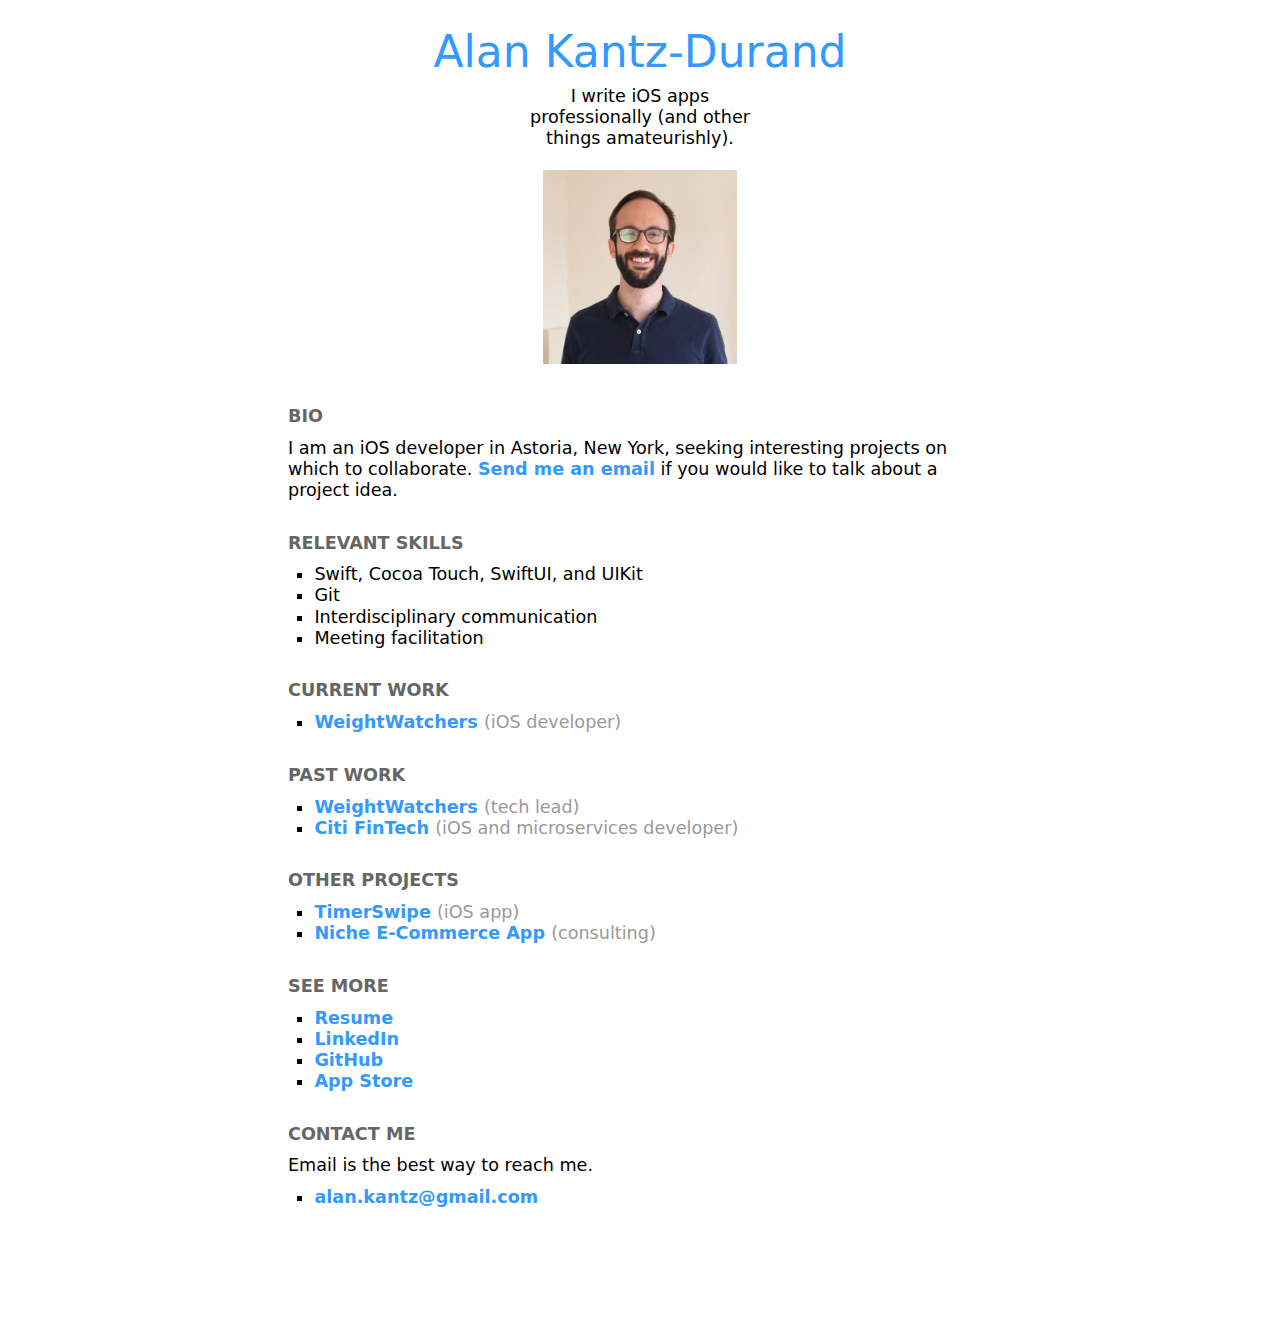
<file: index.html>
<!doctype html>
<html lang="en">
<head>
<meta charset="utf-8" />
<meta name="viewport" content="initial-scale=1.0">
<meta property="og:url" content="https://alank.github.io/index.html" />
<meta property="og:title" content="Alan Kantz-Durand’s Portfolio" />
<meta property="og:description" content="I write iOS apps professionally (and other things amateurishly)." />
<meta property="og:image" content="https://alank.github.io/images/Alan_Portrait.jpg" />
<title>Alan Kantz-Durand’s Portfolio—Home</title>
<link rel="stylesheet" href="main.css" type="text/css" />
</head>
<body>
<header role="banner">
<h1>Alan Kantz-Durand</h1>
I write iOS apps<br />
professionally (and other<br />
things amateurishly).<br />
<img src="images/Alan_Portrait.jpg" alt="A photograph of Alan" width="960" height="960" />
</header>
<main role="main">
<h2>Bio</h2>
<p>I am an iOS developer in Astoria, New York, seeking interesting projects on which to collaborate. <a href="mailto:alan.kantz@gmail.com">Send me an email</a> if you would like to talk about a project idea.</p>
<h2>Relevant Skills</h2>
<ul>
<li>Swift, Cocoa Touch, SwiftUI, and UIKit</li>
<li>Git</li>
<li>Interdisciplinary communication</li>
<li>Meeting facilitation</li>
</ul>
<h2>Current Work</h2>
<ul>
<li><a href="ww.html">WeightWatchers <span class="context">(iOS developer)</span></a></li>
</ul>
<h2>Past Work</h2>
<ul>
<li><a href="ww.html">WeightWatchers <span class="context">(tech lead)</span></a></li>
<li><a href="citi_fintech.html">Citi FinTech <span class="context">(iOS and microservices developer)</span></a></li>
</ul>
<h2>Other Projects</h2>
<ul>
<li><a href="timerswipe.html">TimerSwipe <span class="context">(iOS app)</span></a></li>
<li><a href="e-commerce-app.html">Niche E-Commerce App <span class="context">(consulting)</span></a></li>
</ul>
<h2>See More</h2>
<ul>
<li><a href="Alan_Kantz-Durand_Resume.pdf">Resume</a></li>
<li><a href="https://linkedin.com/in/alankantz">LinkedIn</a></li>
<li><a href="https://github.com/AlanK">GitHub</a></li>
<li><a href="https://appstore.com/AlanKantz">App Store</a></li>
</ul>
<h2 id="contact">Contact Me</h2>
<p>Email is the best way to reach me.</p>
<ul>
<li><a href="mailto:alan.kantz@gmail.com">alan.kantz@gmail.com</a></li>
</ul>
</main>
</body>
</html>
</file>
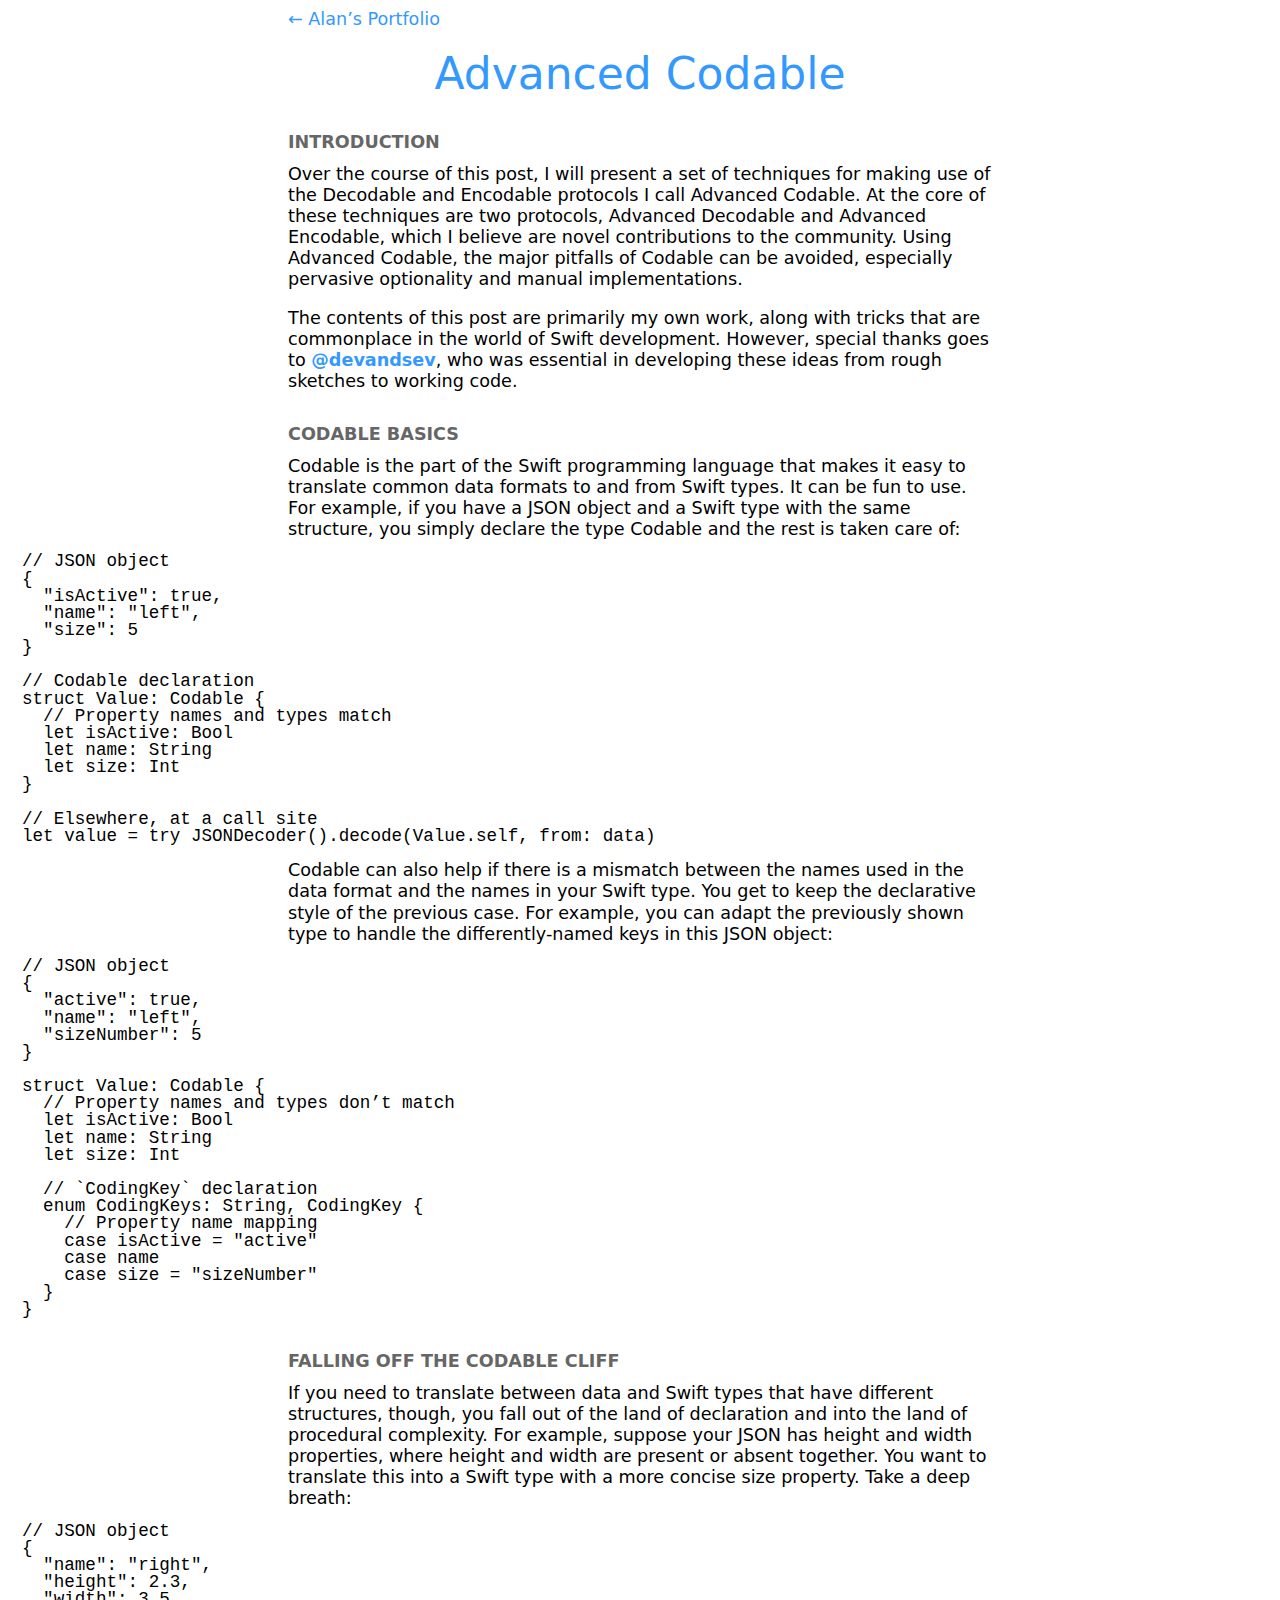
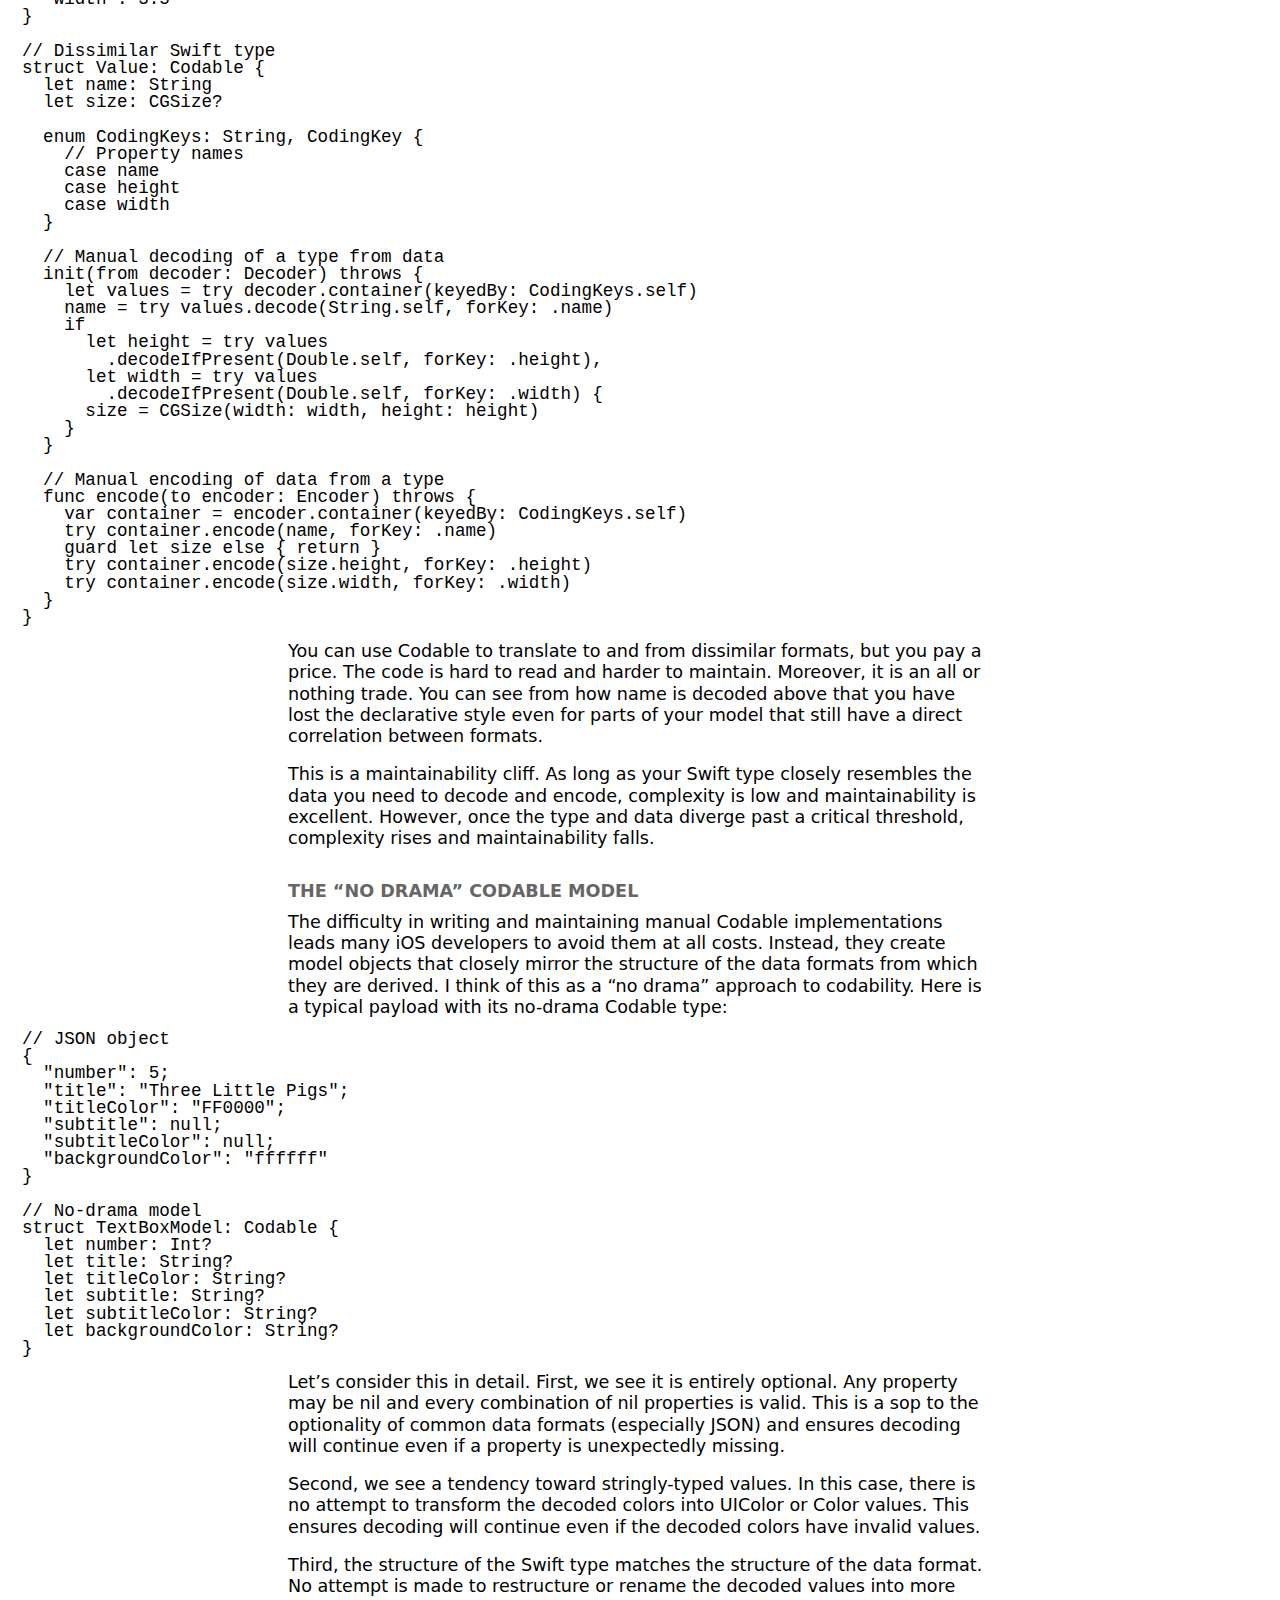
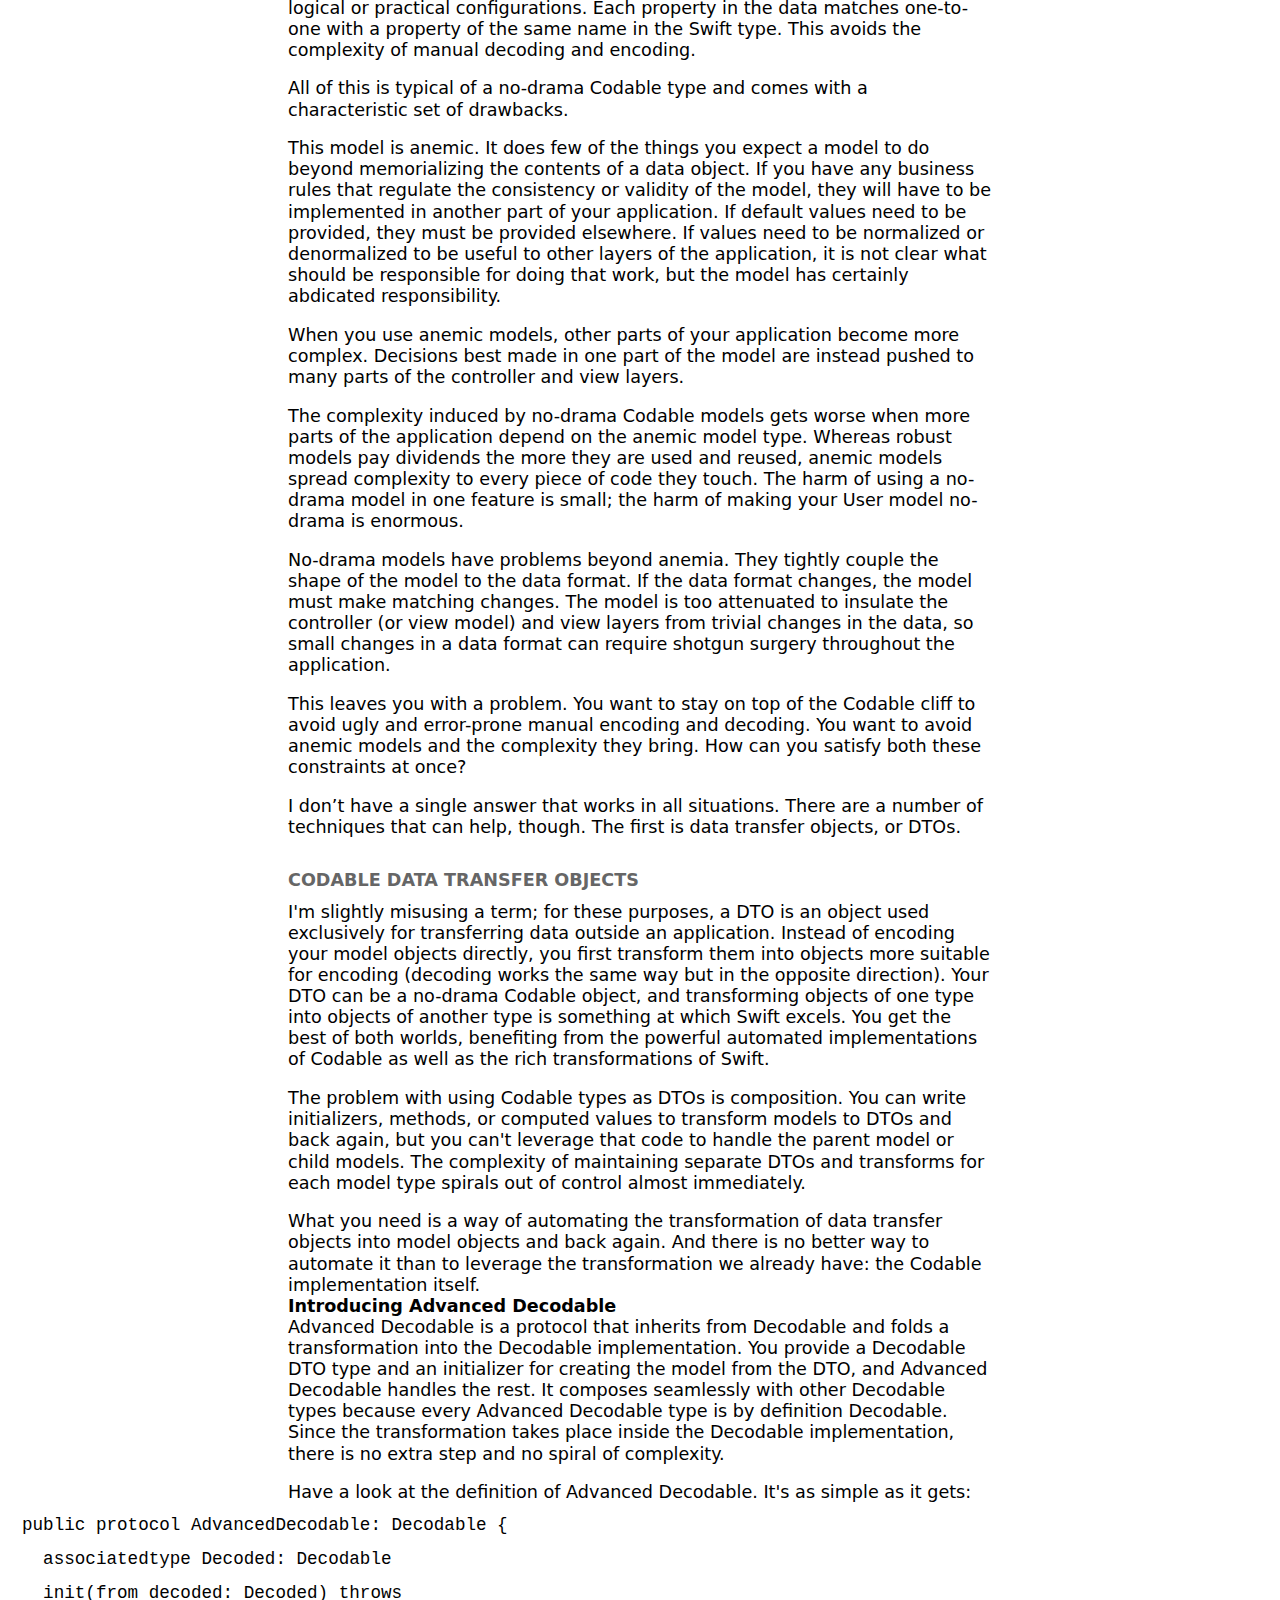
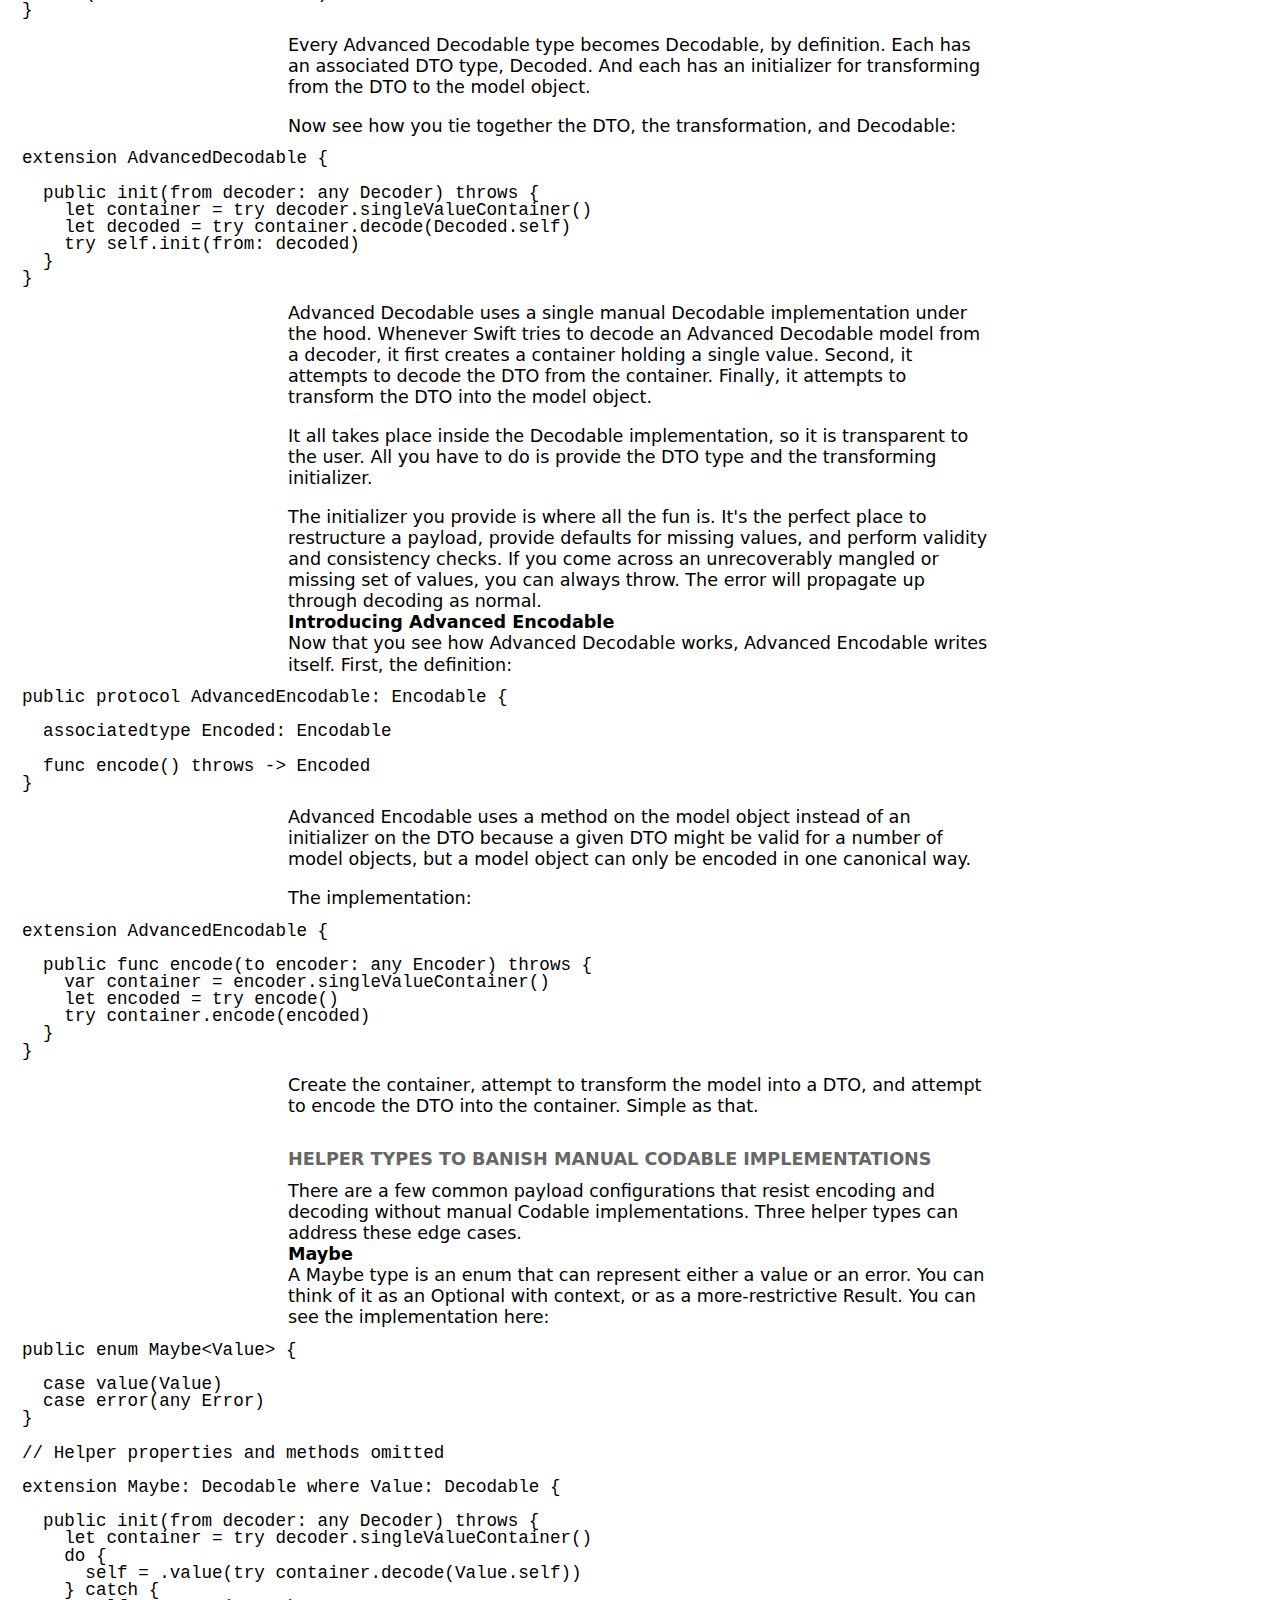
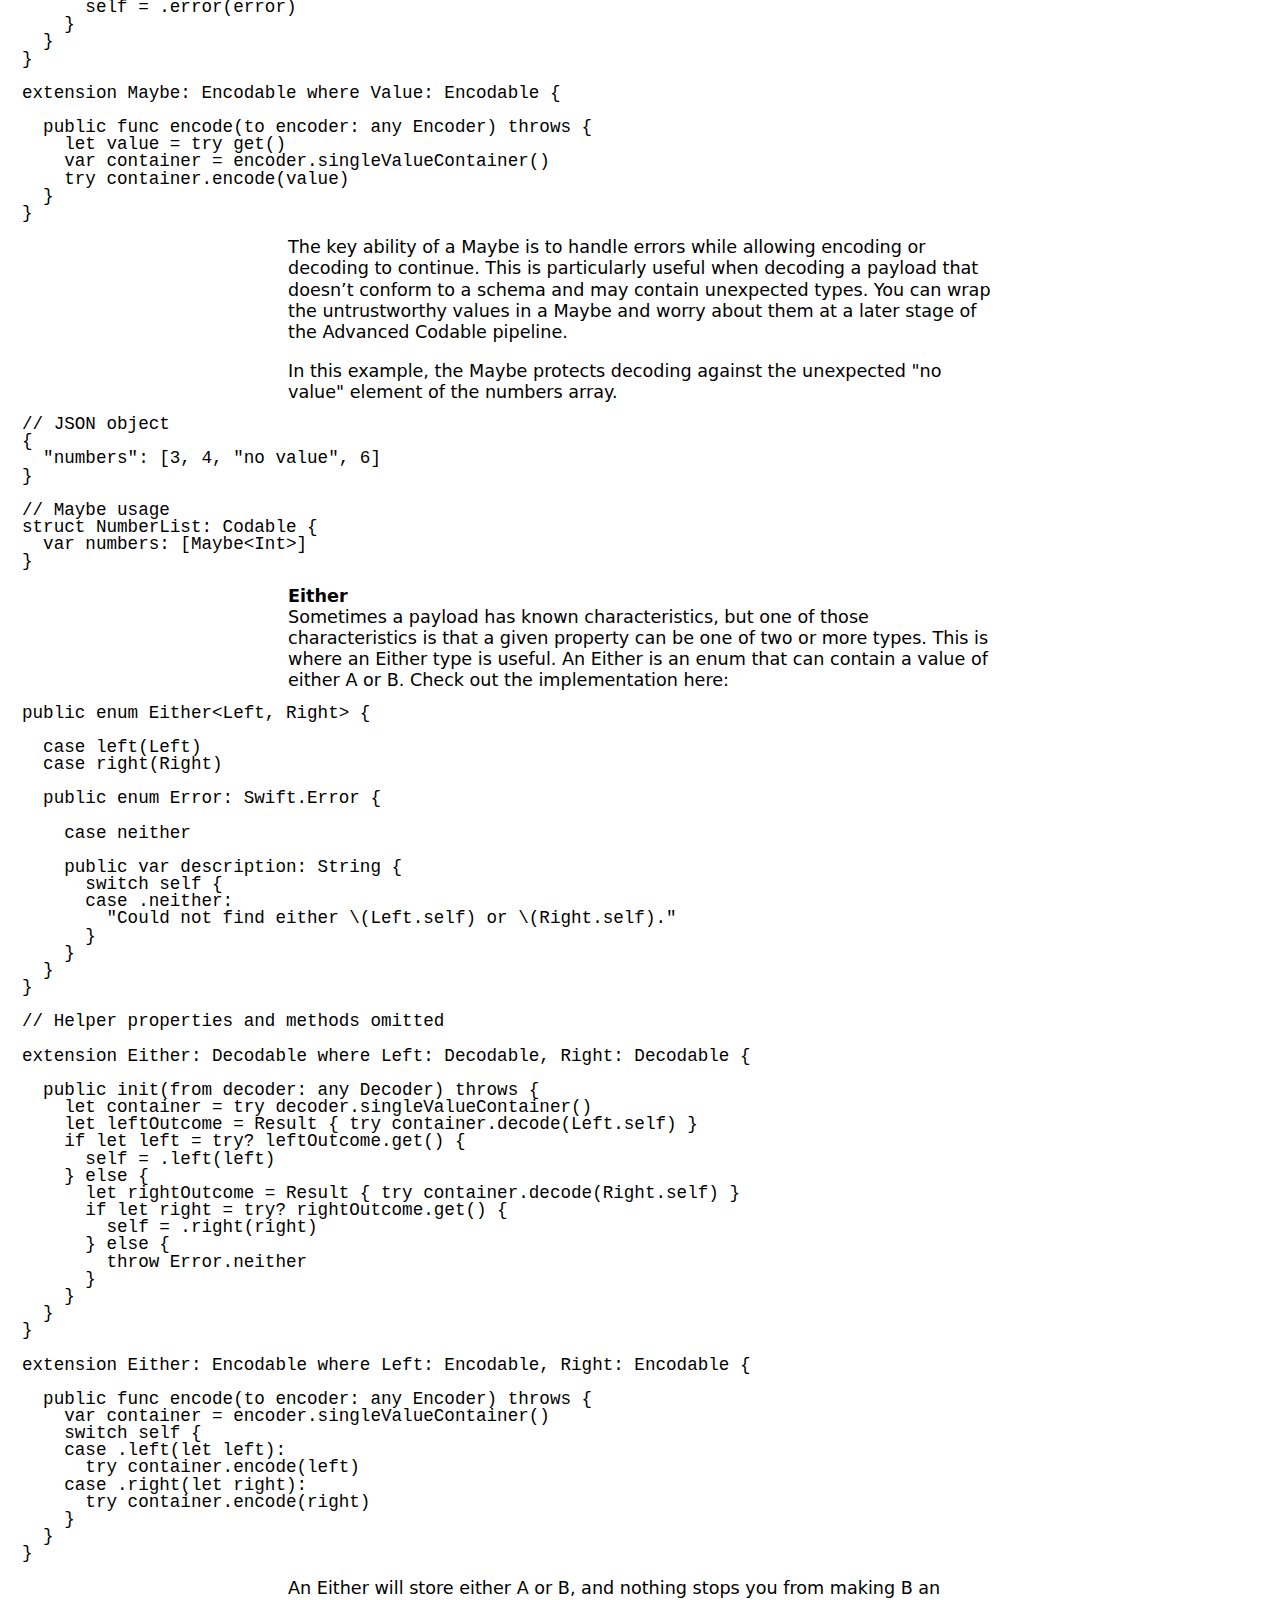
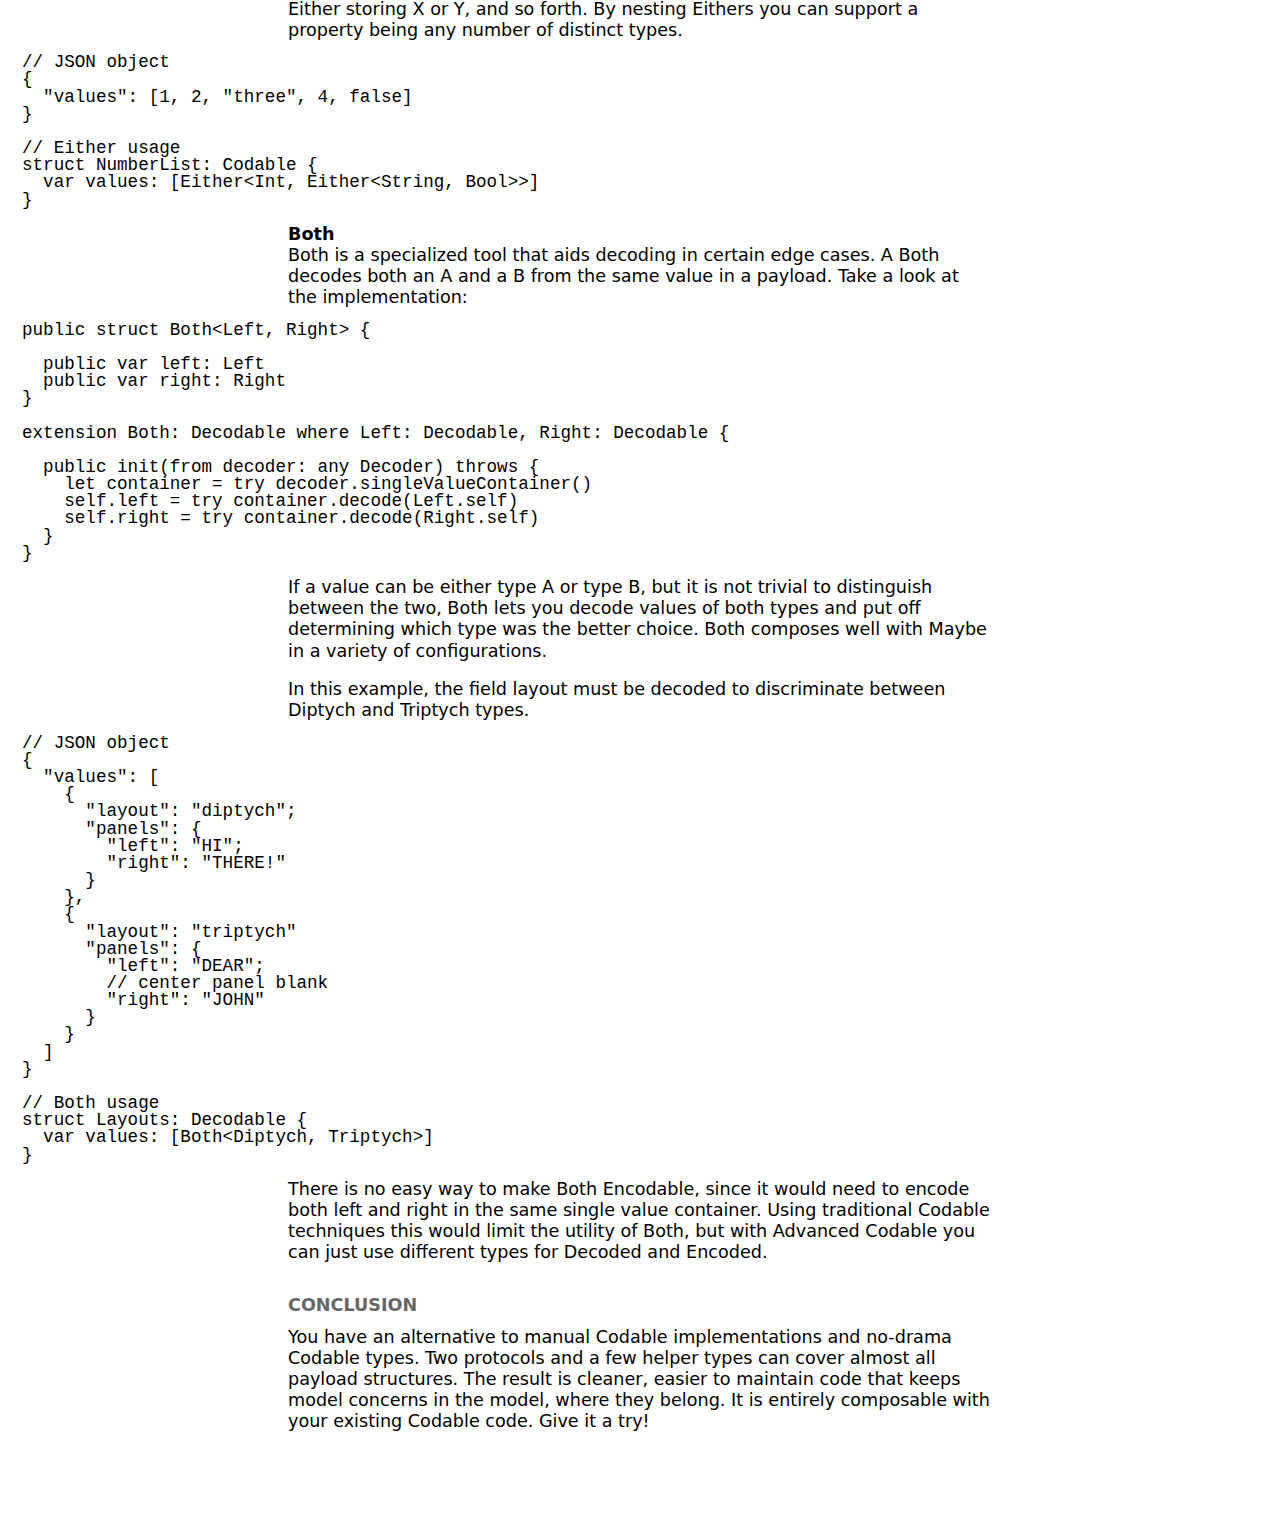
<file: advanced_codable.html>
<!doctype html>
<html lang="en">
<head>
<meta charset="utf-8" />
<meta name="viewport" content="initial-scale=1.0">
<title>Alan Kantz-Durand’s Portfolio—Advanced Codable</title>
<link rel="stylesheet" href="main.css" type="text/css" />
</head>
<body>
<nav role="navigation">
<a href="index.html">← Alan’s Portfolio</a>
</nav>
<main role="main">
<h1>Advanced Codable</h1>
<h2>Introduction</h2>
<p>Over the course of this post, I will present a set of techniques for making use of the Decodable and Encodable protocols I call Advanced Codable. At the core of these techniques are two protocols, Advanced Decodable and Advanced Encodable, which I believe are novel contributions to the community. Using Advanced Codable, the major pitfalls of Codable can be avoided, especially pervasive optionality and manual implementations.</p>
<p>The contents of this post are primarily my own work, along with tricks that are commonplace in the world of Swift development. However, special thanks goes to <a href="https://github.com/devandsev">@devandsev</a>, who was essential in developing these ideas from rough sketches to working code.</p>
<h2>Codable basics</h2>
<p>Codable is the part of the Swift programming language that makes it easy to translate common data formats to and from Swift types. It can be fun to use. For example, if you have a JSON object and a Swift type with the same structure, you simply declare the type Codable and the rest is taken care of:</p>
<pre><code>// JSON object
{
  "isActive": true,
  "name": "left",
  "size": 5
}

// Codable declaration
struct Value: Codable {
  // Property names and types match
  let isActive: Bool
  let name: String
  let size: Int
}

// Elsewhere, at a call site
let value = try JSONDecoder().decode(Value.self, from: data)</code></pre>
<p>Codable can also help if there is a mismatch between the names used in the data format and the names in your Swift type. You get to keep the declarative style of the previous case. For example, you can adapt the previously shown type to handle the differently-named keys in this JSON object:</p>
<pre><code>// JSON object
{
  "active": true,
  "name": "left",
  "sizeNumber": 5
}

struct Value: Codable {
  // Property names and types don’t match
  let isActive: Bool
  let name: String
  let size: Int
  
  // `CodingKey` declaration
  enum CodingKeys: String, CodingKey {
    // Property name mapping
    case isActive = "active"
    case name
    case size = "sizeNumber"
  }
}</code></pre>
<h2>Falling off the Codable cliff</h2>
<p>If you need to translate between data and Swift types that have different structures, though, you fall out of the land of declaration and into the land of procedural complexity. For example, suppose your JSON has height and width properties, where height and width are present or absent together. You want to translate this into a Swift type with a more concise size property. Take a deep breath:</p>
<pre><code>// JSON object
{
  "name": "right",
  "height": 2.3,
  "width": 3.5
}

// Dissimilar Swift type
struct Value: Codable {
  let name: String
  let size: CGSize?
  
  enum CodingKeys: String, CodingKey {
    // Property names
    case name
    case height
    case width
  }
  
  // Manual decoding of a type from data
  init(from decoder: Decoder) throws {
    let values = try decoder.container(keyedBy: CodingKeys.self)
    name = try values.decode(String.self, forKey: .name)
    if
      let height = try values
        .decodeIfPresent(Double.self, forKey: .height),
      let width = try values
        .decodeIfPresent(Double.self, forKey: .width) {
      size = CGSize(width: width, height: height)
    }
  }
  
  // Manual encoding of data from a type
  func encode(to encoder: Encoder) throws {
    var container = encoder.container(keyedBy: CodingKeys.self)
    try container.encode(name, forKey: .name)
    guard let size else { return }
    try container.encode(size.height, forKey: .height)
    try container.encode(size.width, forKey: .width)
  }
}</code></pre>
<p>You can use Codable to translate to and from dissimilar formats, but you pay a price. The code is hard to read and harder to maintain. Moreover, it is an all or nothing trade. You can see from how name is decoded above that you have lost the declarative style even for parts of your model that still have a direct correlation between formats.</p>
<p>This is a maintainability cliff. As long as your Swift type closely resembles the data you need to decode and encode, complexity is low and maintainability is excellent. However, once the type and data diverge past a critical threshold, complexity rises and maintainability falls.</p>
<h2>The “no drama” Codable model</h2>
 <p>The difficulty in writing and maintaining manual Codable implementations leads many iOS developers to avoid them at all costs. Instead, they create model objects that closely mirror the structure of the data formats from which they are derived. I think of this as a “no drama” approach to codability. Here is a typical payload with its no-drama Codable type:</p>
<pre><code>// JSON object
{
  "number": 5;
  "title": "Three Little Pigs";
  "titleColor": "FF0000";
  "subtitle": null;
  "subtitleColor": null;
  "backgroundColor": "ffffff"
}

// No-drama model
struct TextBoxModel: Codable {
  let number: Int?
  let title: String?
  let titleColor: String?
  let subtitle: String?
  let subtitleColor: String?
  let backgroundColor: String?
}</code></pre>
<p>Let’s consider this in detail. First, we see it is entirely optional. Any property may be nil and every combination of nil properties is valid. This is a sop to the optionality of common data formats (especially JSON) and ensures decoding will continue even if a property is unexpectedly missing.</p>
<p>Second, we see a tendency toward stringly-typed values. In this case, there is no attempt to transform the decoded colors into UIColor or Color values. This ensures decoding will continue even if the decoded colors have invalid values.</p>
<p>Third, the structure of the Swift type matches the structure of the data format. No attempt is made to restructure or rename the decoded values into more logical or practical configurations. Each property in the data matches one-to-one with a property of the same name in the Swift type. This avoids the complexity of manual decoding and encoding.</p>
<p>All of this is typical of a no-drama Codable type and comes with a characteristic set of drawbacks.</p>
<p>This model is anemic. It does few of the things you expect a model to do beyond memorializing the contents of a data object. If you have any business rules that regulate the consistency or validity of the model, they will have to be implemented in another part of your application. If default values need to be provided, they must be provided elsewhere. If values need to be normalized or denormalized to be useful to other layers of the application, it is not clear what should be responsible for doing that work, but the model has certainly abdicated responsibility.</p>
<p>When you use anemic models, other parts of your application become more complex. Decisions best made in one part of the model are instead pushed to many parts of the controller and view layers.</p>
<p>The complexity induced by no-drama Codable models gets worse when more parts of the application depend on the anemic model type. Whereas robust models pay dividends the more they are used and reused, anemic models spread complexity to every piece of code they touch. The harm of using a no-drama model in one feature is small; the harm of making your User model no-drama is enormous.</p>
<p>No-drama models have problems beyond anemia. They tightly couple the shape of the model to the data format. If the data format changes, the model must make matching changes. The model is too attenuated to insulate the controller (or view model) and view layers from trivial changes in the data, so small changes in a data format can require shotgun surgery throughout the application.</p>
<p>This leaves you with a problem. You want to stay on top of the Codable cliff to avoid ugly and error-prone manual encoding and decoding. You want to avoid anemic models and the complexity they bring. How can you satisfy both these constraints at once?</p>
<p>I don’t have a single answer that works in all situations. There are a number of techniques that can help, though. The first is data transfer objects, or DTOs.</p>
<h2>Codable data transfer objects</h2>
<p>I'm slightly misusing a term; for these purposes, a DTO is an object used exclusively for transferring data outside an application. Instead of encoding your model objects directly, you first transform them into objects more suitable for encoding (decoding works the same way but in the opposite direction). Your DTO can be a no-drama Codable object, and transforming objects of one type into objects of another type is something at which Swift excels. You get the best of both worlds, benefiting from the powerful automated implementations of Codable as well as the rich transformations of Swift.</p>
<p>The problem with using Codable types as DTOs is composition. You can write initializers, methods, or computed values to transform models to DTOs and back again, but you can't leverage that code to handle the parent model or child models. The complexity of maintaining separate DTOs and transforms for each model type spirals out of control almost immediately.</p>
<p>What you need is a way of automating the transformation of data transfer objects into model objects and back again. And there is no better way to automate it than to leverage the transformation we already have: the Codable implementation itself.</p>
<h3>Introducing Advanced Decodable</h3>
<p>Advanced Decodable is a protocol that inherits from Decodable and folds a transformation into the Decodable implementation. You provide a Decodable DTO type and an initializer for creating the model from the DTO, and Advanced Decodable handles the rest. It composes seamlessly with other Decodable types because every Advanced Decodable type is by definition Decodable. Since the transformation takes place inside the Decodable implementation, there is no extra step and no spiral of complexity.</p>
<p>Have a look at the definition of Advanced Decodable. It's as simple as it gets:</p>
<pre><code>public protocol AdvancedDecodable: Decodable {
  
  associatedtype Decoded: Decodable
  
  init(from decoded: Decoded) throws
}</code></pre>
<p>Every Advanced Decodable type becomes Decodable, by definition. Each has an associated DTO type, Decoded. And each has an initializer for transforming from the DTO to the model object.</p>
<p>Now see how you tie together the DTO, the transformation, and Decodable:</p>
<pre><code>extension AdvancedDecodable {
  
  public init(from decoder: any Decoder) throws {
    let container = try decoder.singleValueContainer()
    let decoded = try container.decode(Decoded.self)
    try self.init(from: decoded)
  }
}</code></pre>
<p>Advanced Decodable uses a single manual Decodable implementation under the hood. Whenever Swift tries to decode an Advanced Decodable model from a decoder, it first creates a container holding a single value. Second, it attempts to decode the DTO from the container. Finally, it attempts to transform the DTO into the model object.</p>
<p>It all takes place inside the Decodable implementation, so it is transparent to the user. All you have to do is provide the DTO type and the transforming initializer.</p>
<p>The initializer you provide is where all the fun is. It's the perfect place to restructure a payload, provide defaults for missing values, and perform validity and consistency checks. If you come across an unrecoverably mangled or missing set of values, you can always throw. The error will propagate up through decoding as normal.</p>
<h3>Introducing Advanced Encodable</h3>
<p>Now that you see how Advanced Decodable works, Advanced Encodable writes itself. First, the definition:</p>
<pre><code>public protocol AdvancedEncodable: Encodable {
  
  associatedtype Encoded: Encodable
  
  func encode() throws -> Encoded
}</code></pre>
<p>Advanced Encodable uses a method on the model object instead of an initializer on the DTO because a given DTO might be valid for a number of model objects, but a model object can only be encoded in one canonical way.</p>
<p>The implementation:</p>
<pre><code>extension AdvancedEncodable {
    
  public func encode(to encoder: any Encoder) throws {
    var container = encoder.singleValueContainer()
    let encoded = try encode()
    try container.encode(encoded)
  }
}</code></pre>
<p>Create the container, attempt to transform the model into a DTO, and attempt to encode the DTO into the container. Simple as that.</p>
<h2>Helper types to banish manual Codable implementations</h2>
<p>There are a few common payload configurations that resist encoding and decoding without manual Codable implementations. Three helper types can address these edge cases.</p>
<h3>Maybe</h3>
<p>A Maybe type is an enum that can represent either a value or an error. You can think of it as an Optional with context, or as a more-restrictive Result. You can see the implementation here:</p>
<pre><code>public enum Maybe&lt;Value&gt; {
  
  case value(Value)
  case error(any Error)
}

// Helper properties and methods omitted

extension Maybe: Decodable where Value: Decodable {
  
  public init(from decoder: any Decoder) throws {
    let container = try decoder.singleValueContainer()
    do {
      self = .value(try container.decode(Value.self))
    } catch {
      self = .error(error)
    }
  }
}

extension Maybe: Encodable where Value: Encodable {
  
  public func encode(to encoder: any Encoder) throws {
    let value = try get()
    var container = encoder.singleValueContainer()
    try container.encode(value)
  }
}</code></pre>
<p>The key ability of a Maybe is to handle errors while allowing encoding or decoding to continue. This is particularly useful when decoding a payload that doesn’t conform to a schema and may contain unexpected types. You can wrap the untrustworthy values in a Maybe and worry about them at a later stage of the Advanced Codable pipeline.</p>
<p>In this example, the Maybe protects decoding against the unexpected "no value" element of the numbers array.</p>
<pre><code>// JSON object
{
  "numbers": [3, 4, "no value", 6]
}

// Maybe usage
struct NumberList: Codable {
  var numbers: [Maybe&lt;Int&gt;]
}</code></pre>
<h3>Either</h3>
<p>Sometimes a payload has known characteristics, but one of those characteristics is that a given property can be one of two or more types. This is where an Either type is useful. An Either is an enum that can contain a value of either A or B. Check out the implementation here:</p>
<pre><code>public enum Either&lt;Left, Right&gt; {
  
  case left(Left)
  case right(Right)
  
  public enum Error: Swift.Error {
    
    case neither
    
    public var description: String {
      switch self {
      case .neither:
        "Could not find either \(Left.self) or \(Right.self)."
      }
    }
  }    
}  

// Helper properties and methods omitted

extension Either: Decodable where Left: Decodable, Right: Decodable {
  
  public init(from decoder: any Decoder) throws {
    let container = try decoder.singleValueContainer()
    let leftOutcome = Result { try container.decode(Left.self) }
    if let left = try? leftOutcome.get() {
      self = .left(left)
    } else {
      let rightOutcome = Result { try container.decode(Right.self) }
      if let right = try? rightOutcome.get() {
        self = .right(right)
      } else {
        throw Error.neither
      }
    }
  }
}

extension Either: Encodable where Left: Encodable, Right: Encodable {
  
  public func encode(to encoder: any Encoder) throws {
    var container = encoder.singleValueContainer()
    switch self {
    case .left(let left):
      try container.encode(left)
    case .right(let right):
      try container.encode(right)
    }
  }
}</code></pre>
<p>An Either will store either A or B, and nothing stops you from making B an Either storing X or Y, and so forth. By nesting Eithers you can support a property being any number of distinct types.</p>
<pre><code>// JSON object
{
  "values": [1, 2, "three", 4, false]
}

// Either usage
struct NumberList: Codable {
  var values: [Either&lt;Int, Either&lt;String, Bool&gt;&gt;]
}</code></pre>
<h3>Both</h3>
<p>Both is a specialized tool that aids decoding in certain edge cases. A Both decodes both an A and a B from the same value in a payload. Take a look at the implementation:</p>
<pre><code>public struct Both&lt;Left, Right&gt; {
  
  public var left: Left
  public var right: Right
}

extension Both: Decodable where Left: Decodable, Right: Decodable {
    
  public init(from decoder: any Decoder) throws {
    let container = try decoder.singleValueContainer()
    self.left = try container.decode(Left.self)
    self.right = try container.decode(Right.self)
  }
}</code></pre>
<p>If a value can be either type A or type B, but it is not trivial to distinguish between the two, Both lets you decode values of both types and put off determining which type was the better choice. Both composes well with Maybe in a variety of configurations.</p>
<p>In this example, the field layout must be decoded to discriminate between Diptych and Triptych types.</p>
<pre><code>// JSON object
{
  "values": [
    {
      "layout": "diptych";
      "panels": {
        "left": "HI";
        "right": "THERE!"
      }
    },
    {
      "layout": "triptych"
      "panels": {
        "left": "DEAR";
        // center panel blank
        "right": "JOHN"
      }
    }
  ]
}

// Both usage
struct Layouts: Decodable {
  var values: [Both&lt;Diptych, Triptych&gt;]
}</code></pre>
<p>There is no easy way to make Both Encodable, since it would need to encode both left and right in the same single value container. Using traditional Codable techniques this would limit the utility of Both, but with Advanced Codable you can just use different types for Decoded and Encoded.</p>
<h2>Conclusion</h2>
<p>You have an alternative to manual Codable implementations and no-drama Codable types. Two protocols and a few helper types can cover almost all payload structures. The result is cleaner, easier to maintain code that keeps model concerns in the model, where they belong. It is entirely composable with your existing Codable code. Give it a try!</p>
</main>
</body>
</html>
</file>
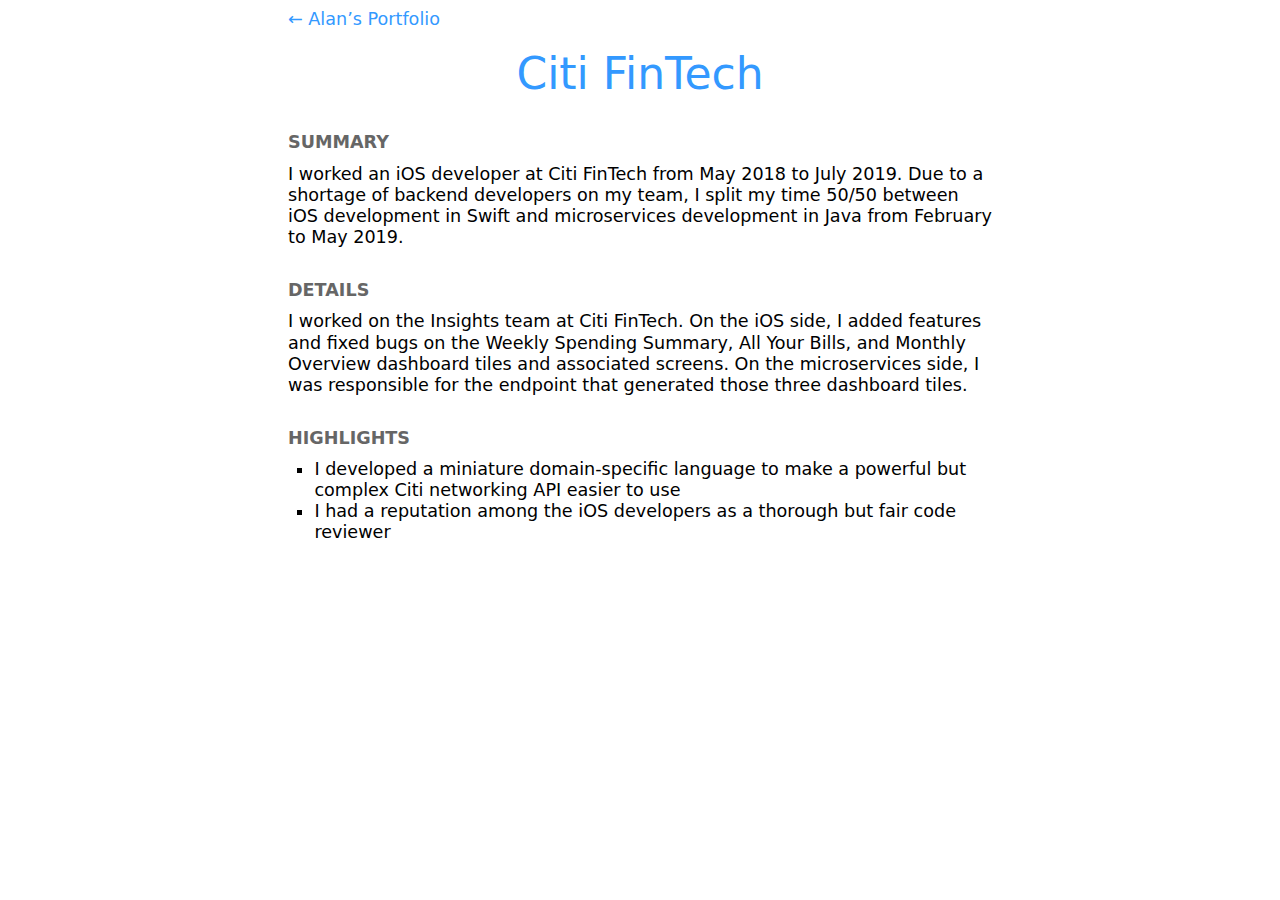
<file: citi_fintech.html>
<!doctype html>
<html lang="en">
<head>
<meta charset="utf-8" />
<meta name="viewport" content="initial-scale=1.0">
<title>Alan Kantz-Durand’s Portfolio—Citi FinTech</title>
<link rel="stylesheet" href="main.css" type="text/css" />
</head>
<body>
<nav role="navigation">
<a href="index.html">← Alan’s Portfolio</a>
</nav>
<main role="main">
<h1>Citi FinTech</h1>
<h2>Summary</h2>
<p>I worked an iOS developer at Citi FinTech from May 2018 to July 2019. Due to a shortage of backend developers on my team, I split my time 50/50 between iOS development in Swift and microservices development in Java from February to May 2019.</p>
<h2>Details</h2>
<p>I worked on the Insights team at Citi FinTech. On the iOS side, I added features and fixed bugs on the Weekly Spending Summary, All Your Bills, and Monthly Overview dashboard tiles and associated screens. On the microservices side, I was responsible for the endpoint that generated those three dashboard tiles.</p>
<h2>Highlights</h2>
<ul>
<li>I developed a miniature domain-specific language to make a powerful but complex Citi networking API easier to use</li>
<li>I had a reputation among the iOS developers as a thorough but fair code reviewer</li>
</ul>
</main>
</body>
</html>
</file>
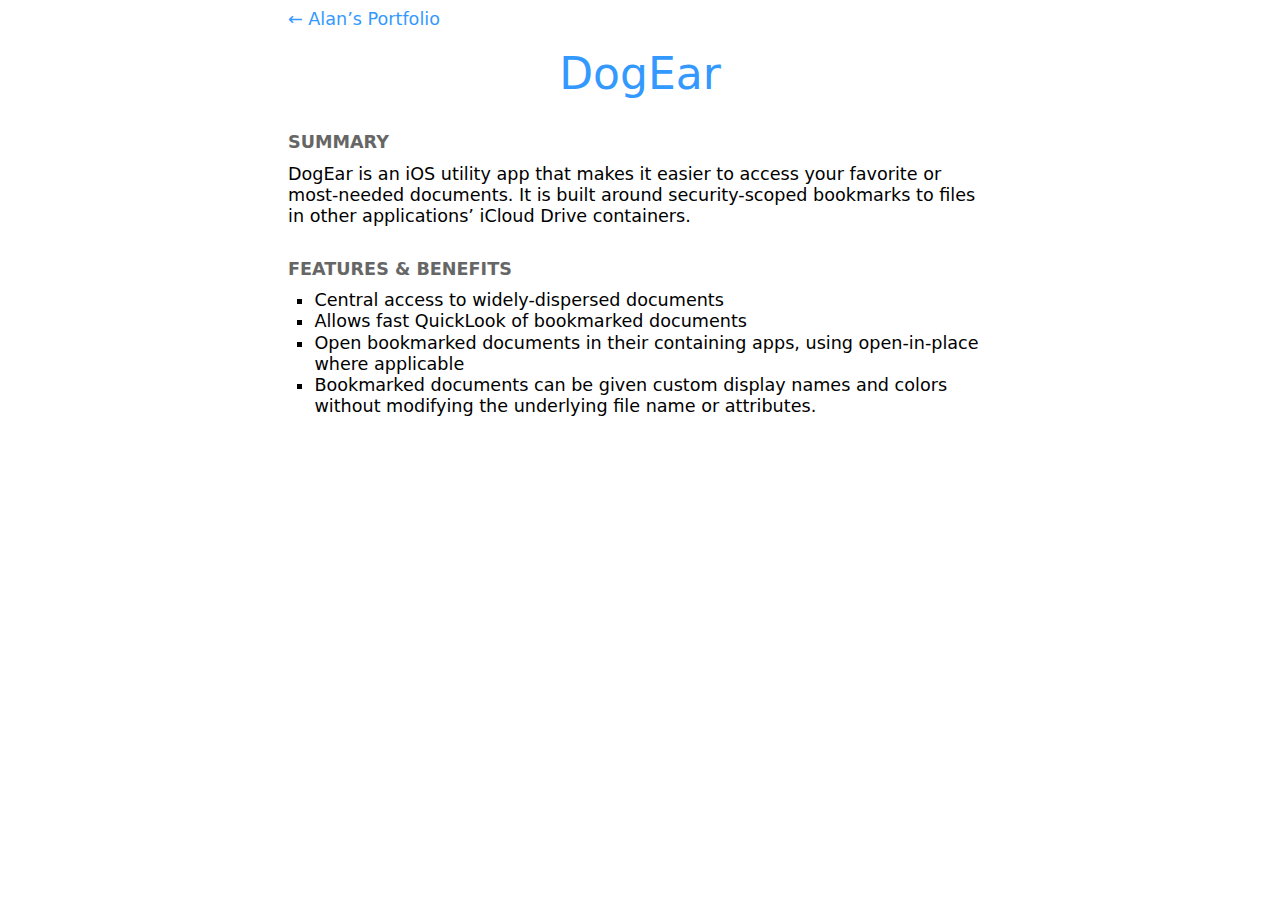
<file: dogear-app.html>
<!doctype html lang="en">
<head>
<meta charset="utf-8" />
<meta name="viewport" content="initial-scale=1.0">
<title>Alan Kantz’s Portfolio—DogEar</title>
<link rel="stylesheet" href="main.css" type="text/css" />
</head>
<body>
<nav role="navigation">
<a href="index.html">← Alan’s Portfolio</a>
</nav>
<main role="main">
<h1>DogEar</h1>
<h2>Summary</h2>
<p>DogEar is an iOS utility app that makes it easier to access your favorite or most-needed documents. It is built around security-scoped bookmarks to files in other applications’ iCloud Drive containers.</p>
<h2>Features &amp; Benefits</h2>
<ul>
<li>Central access to widely-dispersed documents</li>
<li>Allows fast QuickLook of bookmarked documents</li>
<li>Open bookmarked documents in their containing apps, using open-in-place where applicable</li>
<li>Bookmarked documents can be given custom display names and colors without modifying the underlying file name or attributes.</li>
</ul>
</main>
</body>
</html>
</file>
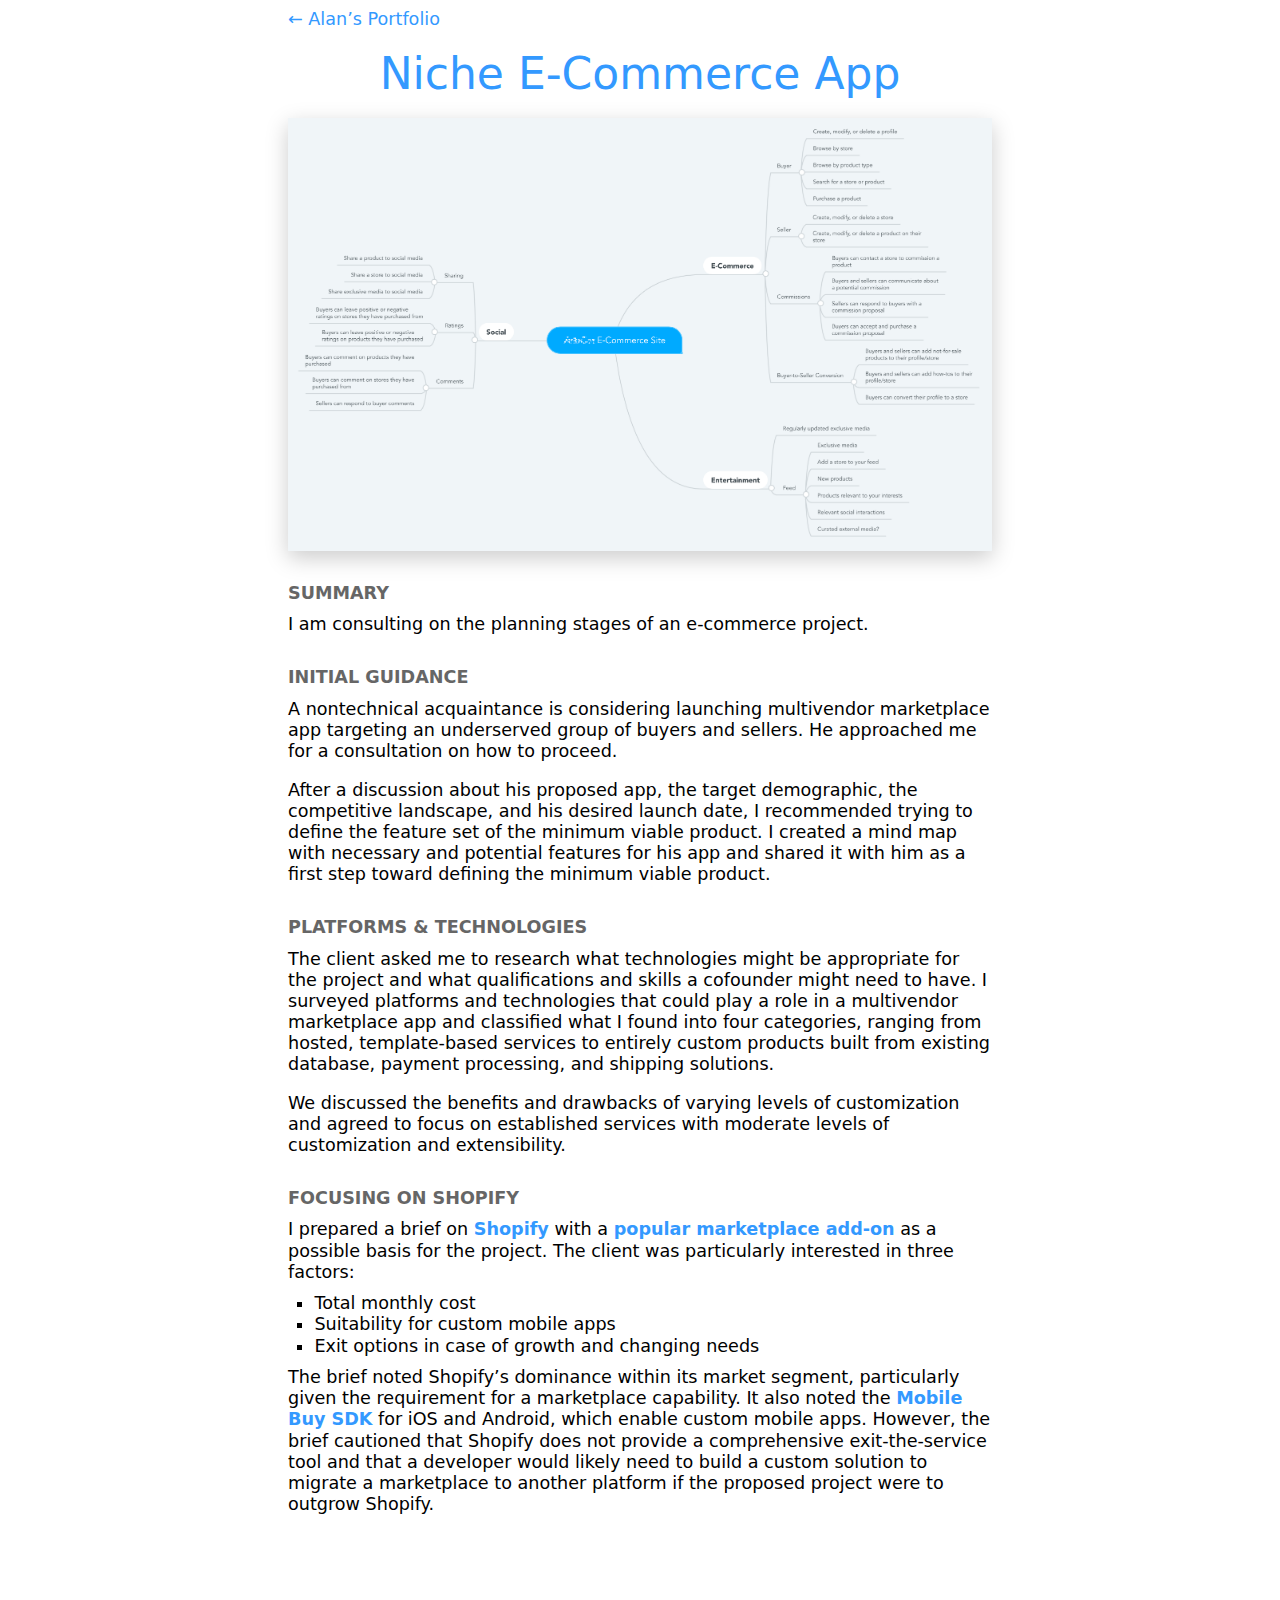
<file: e-commerce-app.html>
<!doctype html>
<html lang="en">
<head>
<meta charset="utf-8" />
<meta name="viewport" content="initial-scale=1.0">
<title>Alan Kantz-Durand’s Portfolio—Niche E-Commerce App</title>
<link rel="stylesheet" href="main.css" type="text/css" />
</head>
<body>
<nav role="navigation">
<a href="index.html">← Alan’s Portfolio</a>
</nav>
<main role="main">
<h1>Niche E-Commerce App</h1>
<img src="images/Niche_E-Commerce_App_Hero_Wide.png" class="hero screenshot light" alt="Mind map of the feature set of an e-commerce app" width="3527" height="2170" />
<h2>Summary</h2>
<p>I am consulting on the planning stages of an e-commerce project.</p>
<h2>Initial Guidance</h2>
<p>A nontechnical acquaintance is considering launching multivendor marketplace app targeting an underserved group of buyers and sellers. He approached me for a consultation on how to proceed.</p>
<p>After a discussion about his proposed app, the target demographic, the competitive landscape, and his desired launch date, I recommended trying to define the feature set of the minimum viable product. I created a mind map with necessary and potential features for his app and shared it with him as a first step toward defining the minimum viable product.</p>
<h2>Platforms &amp; Technologies</h2>
<p>The client asked me to research what technologies might be appropriate for the project and what qualifications and skills a cofounder might need to have. I surveyed platforms and technologies that could play a role in a multivendor marketplace app and classified what I found into four categories, ranging from hosted, template-based services to entirely custom products built from existing database, payment processing, and shipping solutions.</p>
<p>We discussed the benefits and drawbacks of varying levels of customization and agreed to focus on established services with moderate levels of customization and extensibility.</p>
<h2>Focusing on Shopify</h2>
<p>I prepared a brief on <a href="https://www.shopify.com">Shopify</a> with a <a href="https://apps.shopify.com/multi-vendor-marketplace">popular marketplace add-on</a> as a possible basis for the project. The client was particularly interested in three factors:</p>
<ul>
<li>Total monthly cost</li>
<li>Suitability for custom mobile apps</li>
<li>Exit options in case of growth and changing needs</li>
</ul>
<p>The brief noted Shopify’s dominance within its market segment, particularly given the requirement for a marketplace capability. It also noted the <a href="https://help.shopify.com/api/sdks/custom-storefront/mobile-buy-sdk">Mobile Buy SDK</a> for iOS and Android, which enable custom mobile apps. However, the brief cautioned that Shopify does not provide a comprehensive exit-the-service tool and that a developer would likely need to build a custom solution to migrate a marketplace to another platform if the proposed project were to outgrow Shopify.</p>
</main>
</body>
</html>
</file>
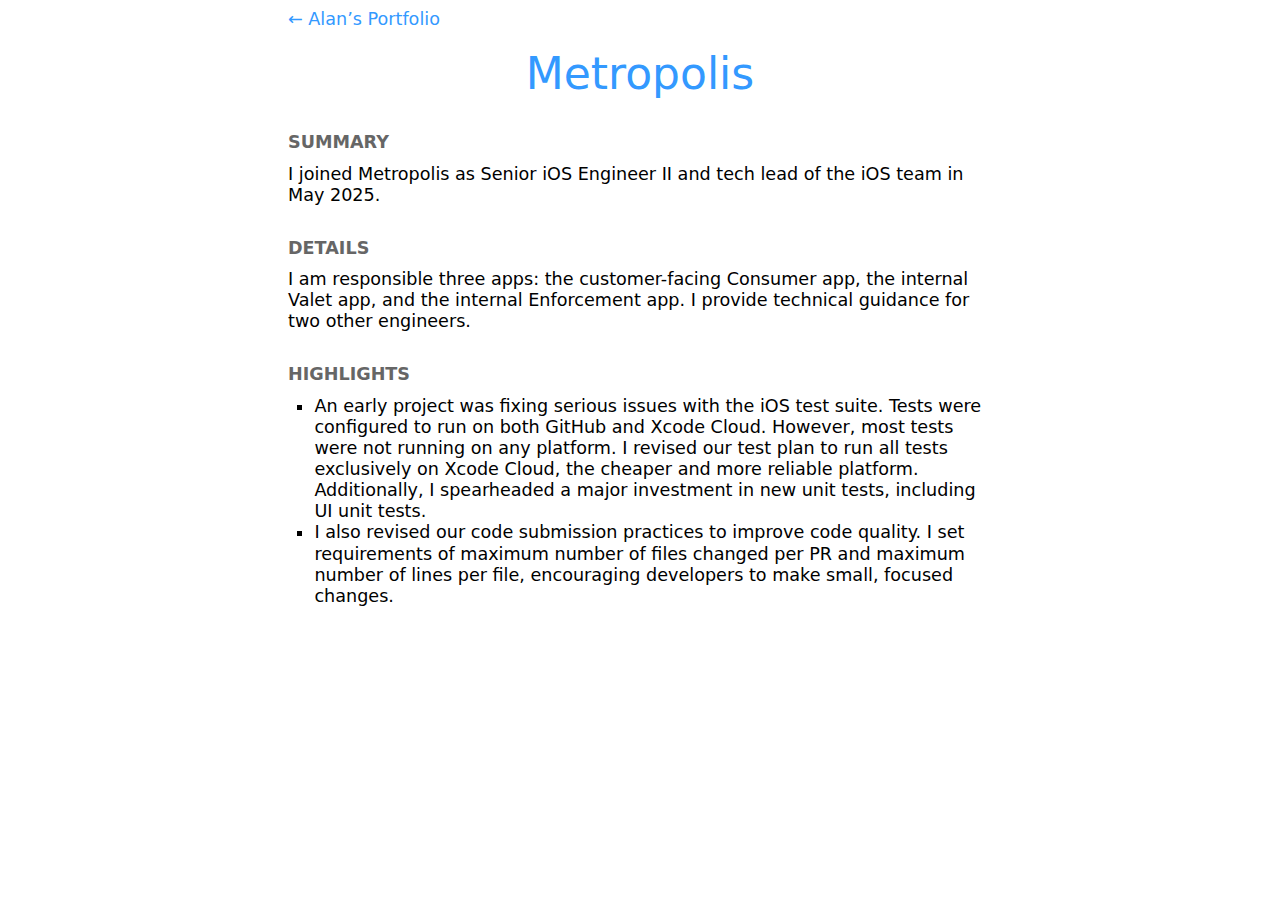
<file: metropolis.html>
<!doctype html>
<html lang="en">
<head>
<meta charset="utf-8" />
<meta name="viewport" content="initial-scale=1.0">
<title>Alan Kantz-Durand’s Portfolio—Metropolis</title>
<link rel="stylesheet" href="main.css" type="text/css" />
</head>
<body>
<nav role="navigation">
<a href="index.html">← Alan’s Portfolio</a>
</nav>
<main role="main">
<h1>Metropolis</h1>
<h2>Summary</h2>
<p>I joined Metropolis as Senior iOS Engineer II and tech lead of the iOS team in May 2025.</p>
<h2>Details</h2>
<p>I am responsible three apps: the customer-facing Consumer app, the internal Valet app, and the internal Enforcement app. I provide technical guidance for two other engineers.</p>
<h2>Highlights</h2>
<ul>
<li>An early project was fixing serious issues with the iOS test suite. Tests were configured to run on both GitHub and Xcode Cloud. However, most tests were not running on any platform. I revised our test plan to run all tests exclusively on Xcode Cloud, the cheaper and more reliable platform. Additionally, I spearheaded a major investment in new unit tests, including UI unit tests.</li>
<li>I also revised our code submission practices to improve code quality. I set requirements of maximum number of files changed per PR and maximum number of lines per file, encouraging developers to make small, focused changes.
</li>
</ul>
</main>
</body>
</html>
</file>
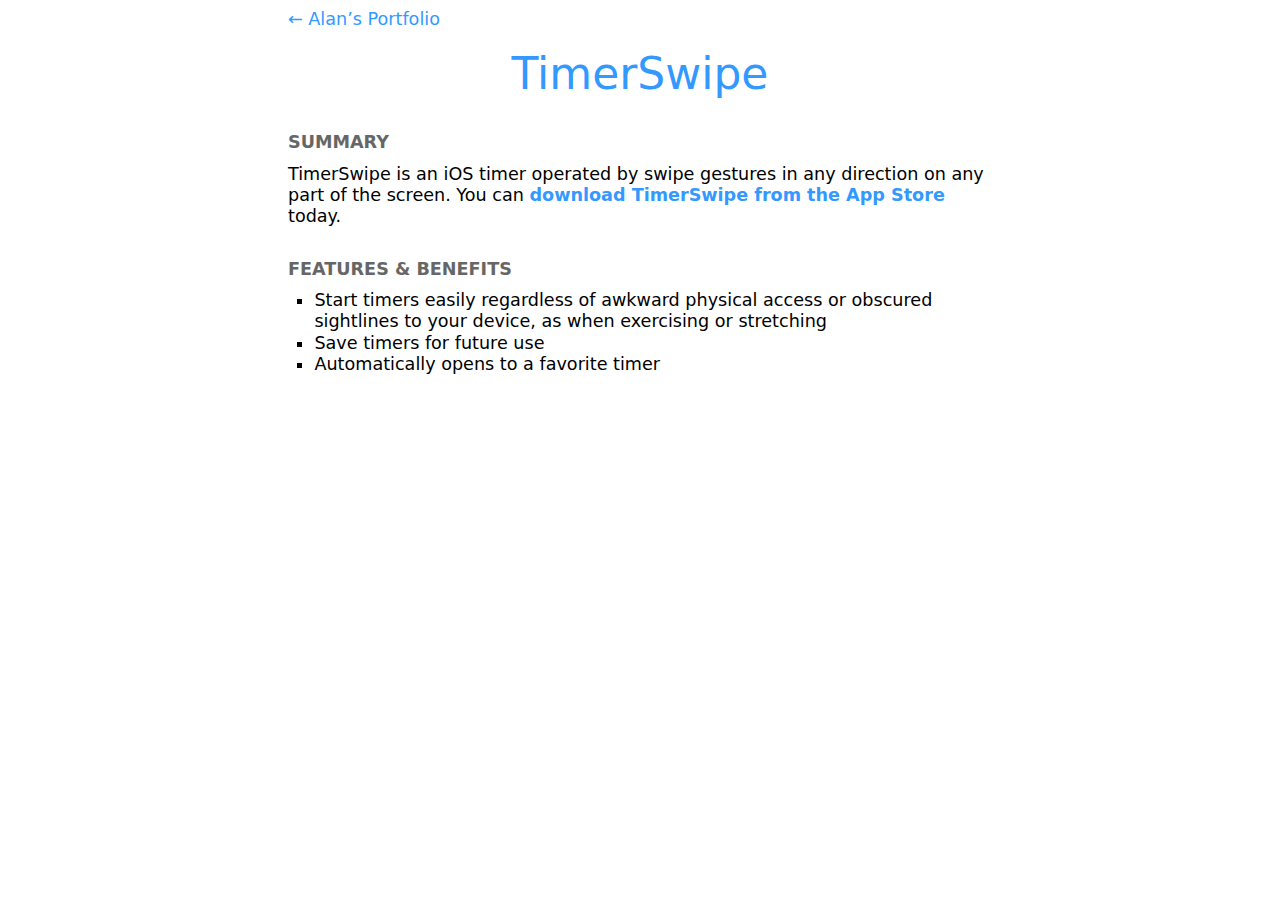
<file: timerswipe-app.html>
<!doctype html lang="en">
<head>
<meta charset="utf-8" />
<meta name="viewport" content="initial-scale=1.0">
<title>Alan Kantz’s Portfolio—TimerSwipe</title>
<link rel="stylesheet" href="main.css" type="text/css" />
</head>
<body>
<nav role="navigation">
<a href="index.html">← Alan’s Portfolio</a>
</nav>
<main role="main">
<h1>TimerSwipe</h1>
<h2>Summary</h2>
<p>TimerSwipe is an iOS timer operated by swipe gestures in any direction on any part of the screen. You can <a href="http://appstore.com/timerswipe">download TimerSwipe from the App Store</a> today.</p>
<h2>Features &amp; Benefits</h2>
<ul>
<li>Start timers easily regardless of awkward physical access or obscured sightlines to your device, as when exercising or stretching</li>
<li>Save timers for future use</li>
<li>Automatically opens to a favorite timer</li>
</ul>
</main>
</body>
</html>
</file>
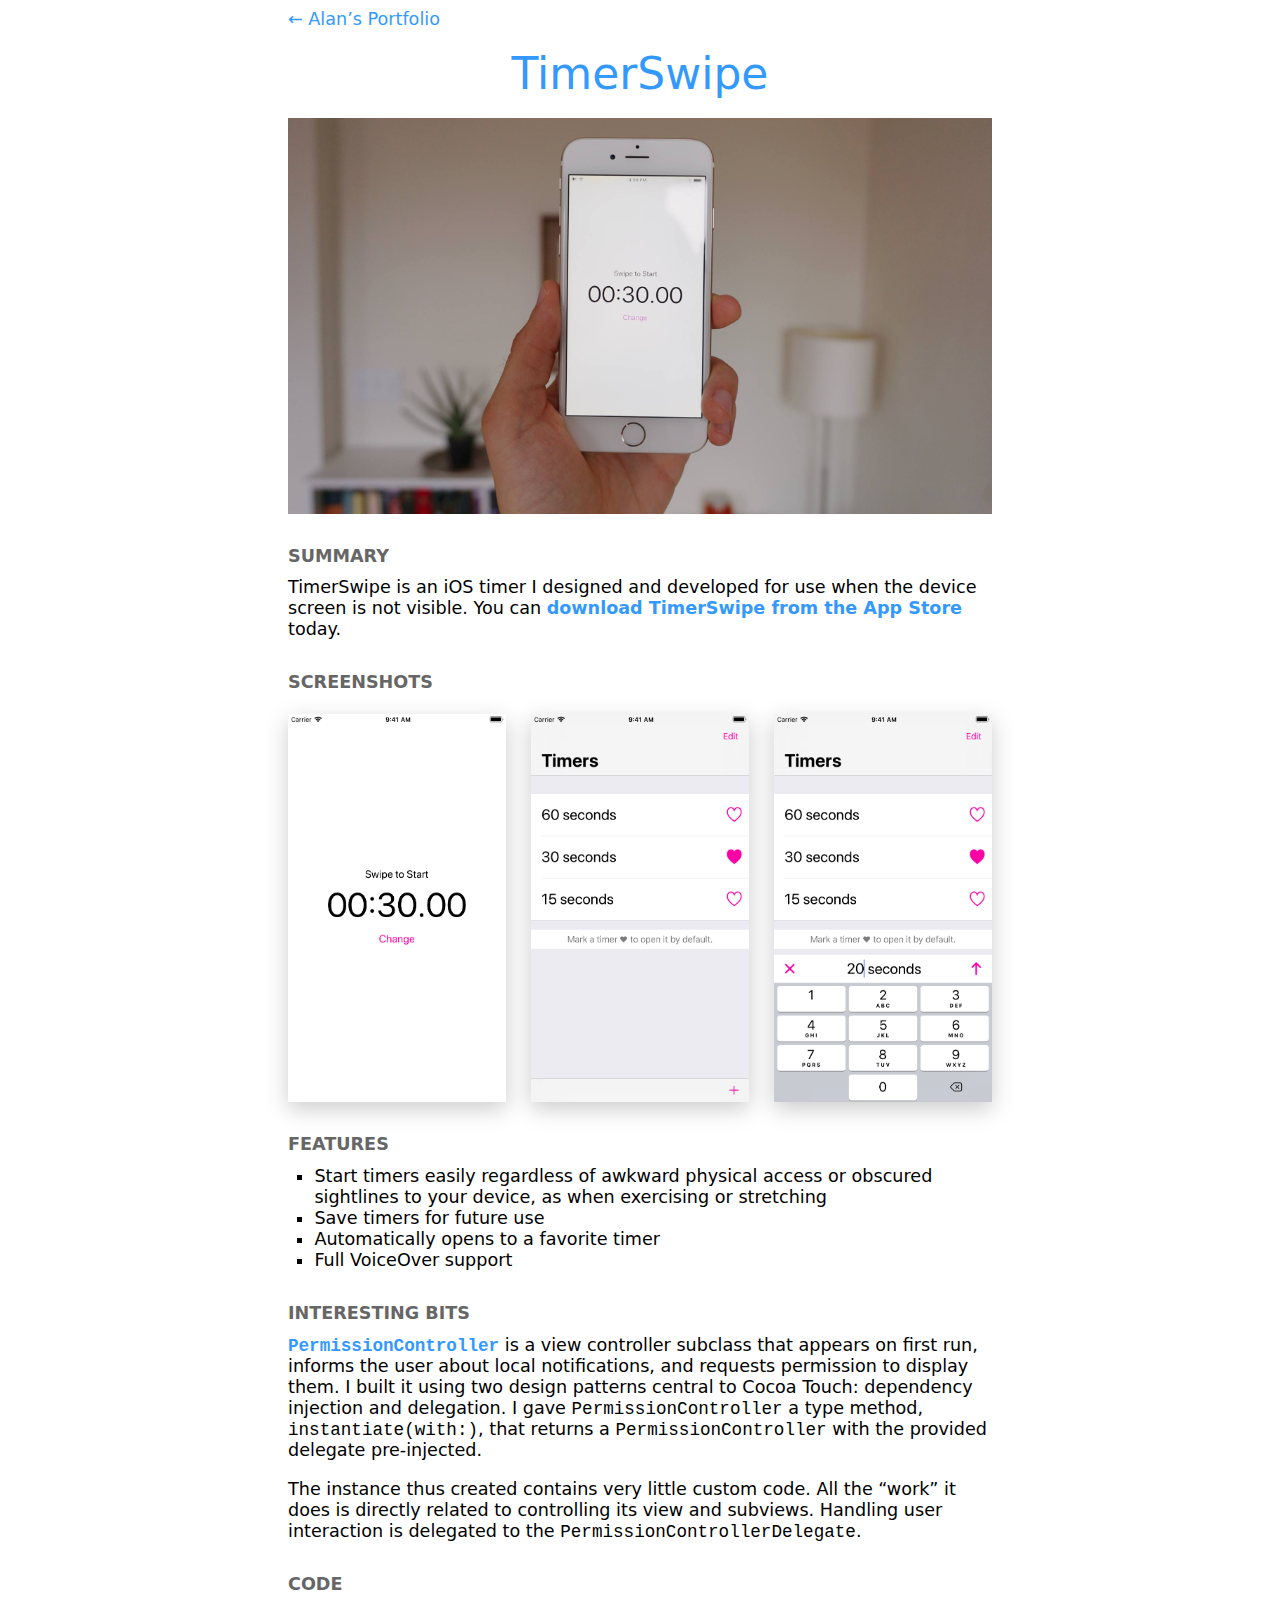
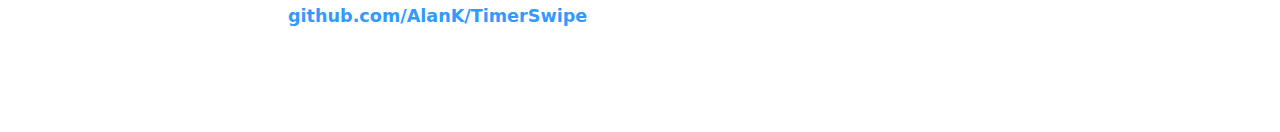
<file: timerswipe.html>
<!doctype html>
<html lang="en">
<head>
<meta charset="utf-8" />
<meta name="viewport" content="initial-scale=1.0">
<title>Alan Kantz-Durand’s Portfolio—TimerSwipe</title>
<link rel="stylesheet" href="main.css" type="text/css" />
</head>
<body>
<nav role="navigation">
<a href="index.html">← Alan’s Portfolio</a>
</nav>
<main role="main">
<h1>TimerSwipe</h1>
<img src="images/TimerSwipe_Hero_Wide.jpg" class="hero" alt="TimerSwipe running on an iPhone." width="2000" height="1125" />
<h2>Summary</h2>
<p>TimerSwipe is an iOS timer I designed and developed for use when the device screen is not visible. You can <a href="http://appstore.com/timerswipe">download TimerSwipe from the App Store</a> today.</p>
<h2>Screenshots</h2>
<ul class="screenshots">
<li><img src="images/TimerSwipe_Screen_01.png" class="screenshot light" alt="A list of timers in TimerSwipe" width="1242" height="2208" /></li>
<li><img src="images/TimerSwipe_Screen_02.png" class="screenshot light" alt="A 30-second timer ready to start in TimerSwipe" width="1242" height="2208" /></li>
<li><img src="images/TimerSwipe_Screen_03.png" class="screenshot light" alt="TimerSwipe in the App Store" width="1242" height="2208" /></li>
</ul>
<h2>Features</h2>
<ul>
<li>Start timers easily regardless of awkward physical access or obscured sightlines to your device, as when exercising or stretching</li>
<li>Save timers for future use</li>
<li>Automatically opens to a favorite timer</li>
<li>Full VoiceOver support</li>
</ul>
<h2>Interesting Bits</h2>
<p><a href="https://github.com/AlanK/TimerSwipe/blob/master/TimerSwipe/PermissionController.swift" title="See this code on GitHub"><code>PermissionController</code></a> is a view controller subclass that appears on first run, informs the user about local notifications, and requests permission to display them. I built it using two design patterns central to Cocoa Touch: dependency injection and delegation. I gave <code>PermissionController</code> a type method, <code>instantiate(with:)</code>, that returns a <code>PermissionController</code> with the provided delegate pre-injected.</p>
<p>The instance thus created contains very little custom code. All the “work” it does is directly related to controlling its view and subviews. Handling user interaction is delegated to the <code>PermissionControllerDelegate</code>.</p>
<h2>Code</h2>
<p><a href="https://github.com/AlanK/TimerSwipe">github.com/AlanK/TimerSwipe</a></p>
</main>
</body>
</html>
</file>
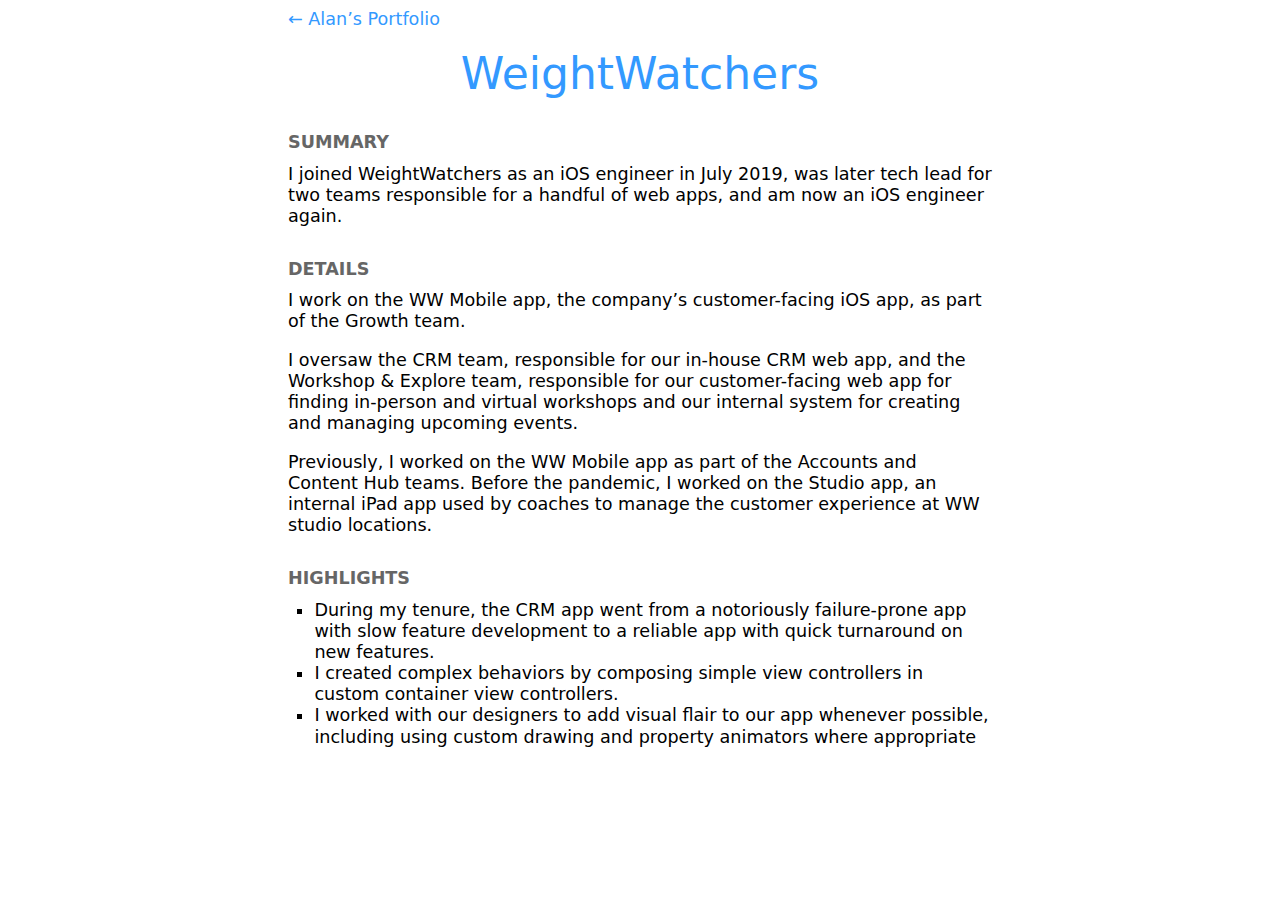
<file: ww.html>
<!doctype html>
<html lang="en">
<head>
<meta charset="utf-8" />
<meta name="viewport" content="initial-scale=1.0">
<title>Alan Kantz-Durand’s Portfolio—WW</title>
<link rel="stylesheet" href="main.css" type="text/css" />
</head>
<body>
<nav role="navigation">
<a href="index.html">← Alan’s Portfolio</a>
</nav>
<main role="main">
<h1>WeightWatchers</h1>
<h2>Summary</h2>
<p>I joined WeightWatchers as an iOS engineer in July 2019, was later tech lead for two teams responsible for a handful of web apps, and am now an iOS engineer again.</p>
<h2>Details</h2>
<p>I work on the WW Mobile app, the company’s customer-facing iOS app, as part of the Growth team.</p>
<p>I oversaw the CRM team, responsible for our in-house CRM web app, and the Workshop & Explore team, responsible for our customer-facing web app for finding in-person and virtual workshops and our internal system for creating and managing upcoming events.</p>
<p>Previously, I worked on the WW Mobile app as part of the Accounts and Content Hub teams. Before the pandemic, I worked on the Studio app, an internal iPad app used by coaches to manage the customer experience at WW studio locations.</p>
<h2>Highlights</h2>
<ul>
<li>During my tenure, the CRM app went from a notoriously failure-prone app with slow feature development to a reliable app with quick turnaround on new features.</li>
<li>I created complex behaviors by composing simple view controllers in custom container view controllers.</li>
<li>I worked with our designers to add visual flair to our app whenever possible, including using custom drawing and property animators where appropriate</li>
</ul>
</main>
</body>
</html>
</file>
<file: main.css>
html, body, article, header, nav, h1, h2, h3, h4, h5, h6, p, ul, ol, img {
	margin: 0 auto;
	padding: 0;
	border: 0;
	font-size: 100%;
	background: white;
	color: black;
	max-width: 40em;
}

article, header, nav, img {
	display: block;
}

html, body {
	max-width: none;
}

html {
	font-size:  1.1em;
	-webkit-text-size-adjust: 100%;
	overflow-y: scroll;
	font-family: system-ui, -apple-system, BlinkMacSystemFont, "Segoe UI",
    "Roboto", "Oxygen", "Ubuntu", "Cantarell", "Fira Sans",
    "Droid Sans", "Helvetica Neue", sans-serif;
}

body {
	padding: .5em 1.25em 6em;
	font-size: 1em;
	line-height: 1.2;
}

header {
	text-align: center;
	margin-top: 1em;
	margin-bottom: 2.4em;
}

header h1 {
	margin-bottom: 0.15em;
}

header img {
	width: 11em;
	height: 11em;
	margin: 1.2em auto 0;
}

h1 {
	font-size: 2.5em;
	font-weight: normal;
	color: #39f;
	max-width: 16em;
	text-align: center;
}

h2 {
	text-transform: uppercase;
	margin-top: 1.8em;
	margin-bottom: 0.6em;
	color: #666;
	clear: both;
}

img.hero {
	width: 100%;
	height: auto;
	margin: 1em auto;
}

img.screenshot.light {
	box-shadow: 0em 0.4em 1.2em #ccc
}

a {
	text-decoration: none;
	font-weight: bold;
	color: #39f;
}

ul, ol {
	margin: .6em auto;
	padding-left: 1.5em;
	list-style-position: outside;
	max-width: 38.5em;
}

ul {
	list-style-type: square;
}

ul.screenshots {
	display: block;
	margin: 0 auto;
	padding: 0;
	list-style-type: none;
	max-width: 40em;
}

ul.screenshots li {
	display: block;
	width: 31%;
	margin: 0.6em 0 1.8em;
	padding: 0;
	float: left;
}

ul.screenshots li+li {
	margin-left: 3.5%;
}

ul.screenshots img {
	display: block;
	margin: 0;
	width: 100%;
	height: auto;
}

article {
	height: 315px;
	width: 100%;
	background-color: #999;
	margin-bottom: .5em;
}

article h3 {
	background: linear-gradient(to bottom, rgba(0,0,0,.5), rgba(0,0,0,0));
	padding: 1em;
	
	color: white;
	font-weight: normal;
	text-shadow: 0 .1em 0 black;
}

nav {
	margin-bottom: 1em;
}

nav a {
	font-weight: normal;
}

p+p {
	margin-top: 1em;
}

code {
	font-family: Consolas, Inconsolata, Menlo, monospace;
	line-height: 0.9em;
}

.context {
	color: #999;
	font-weight: normal;
}
</file>
